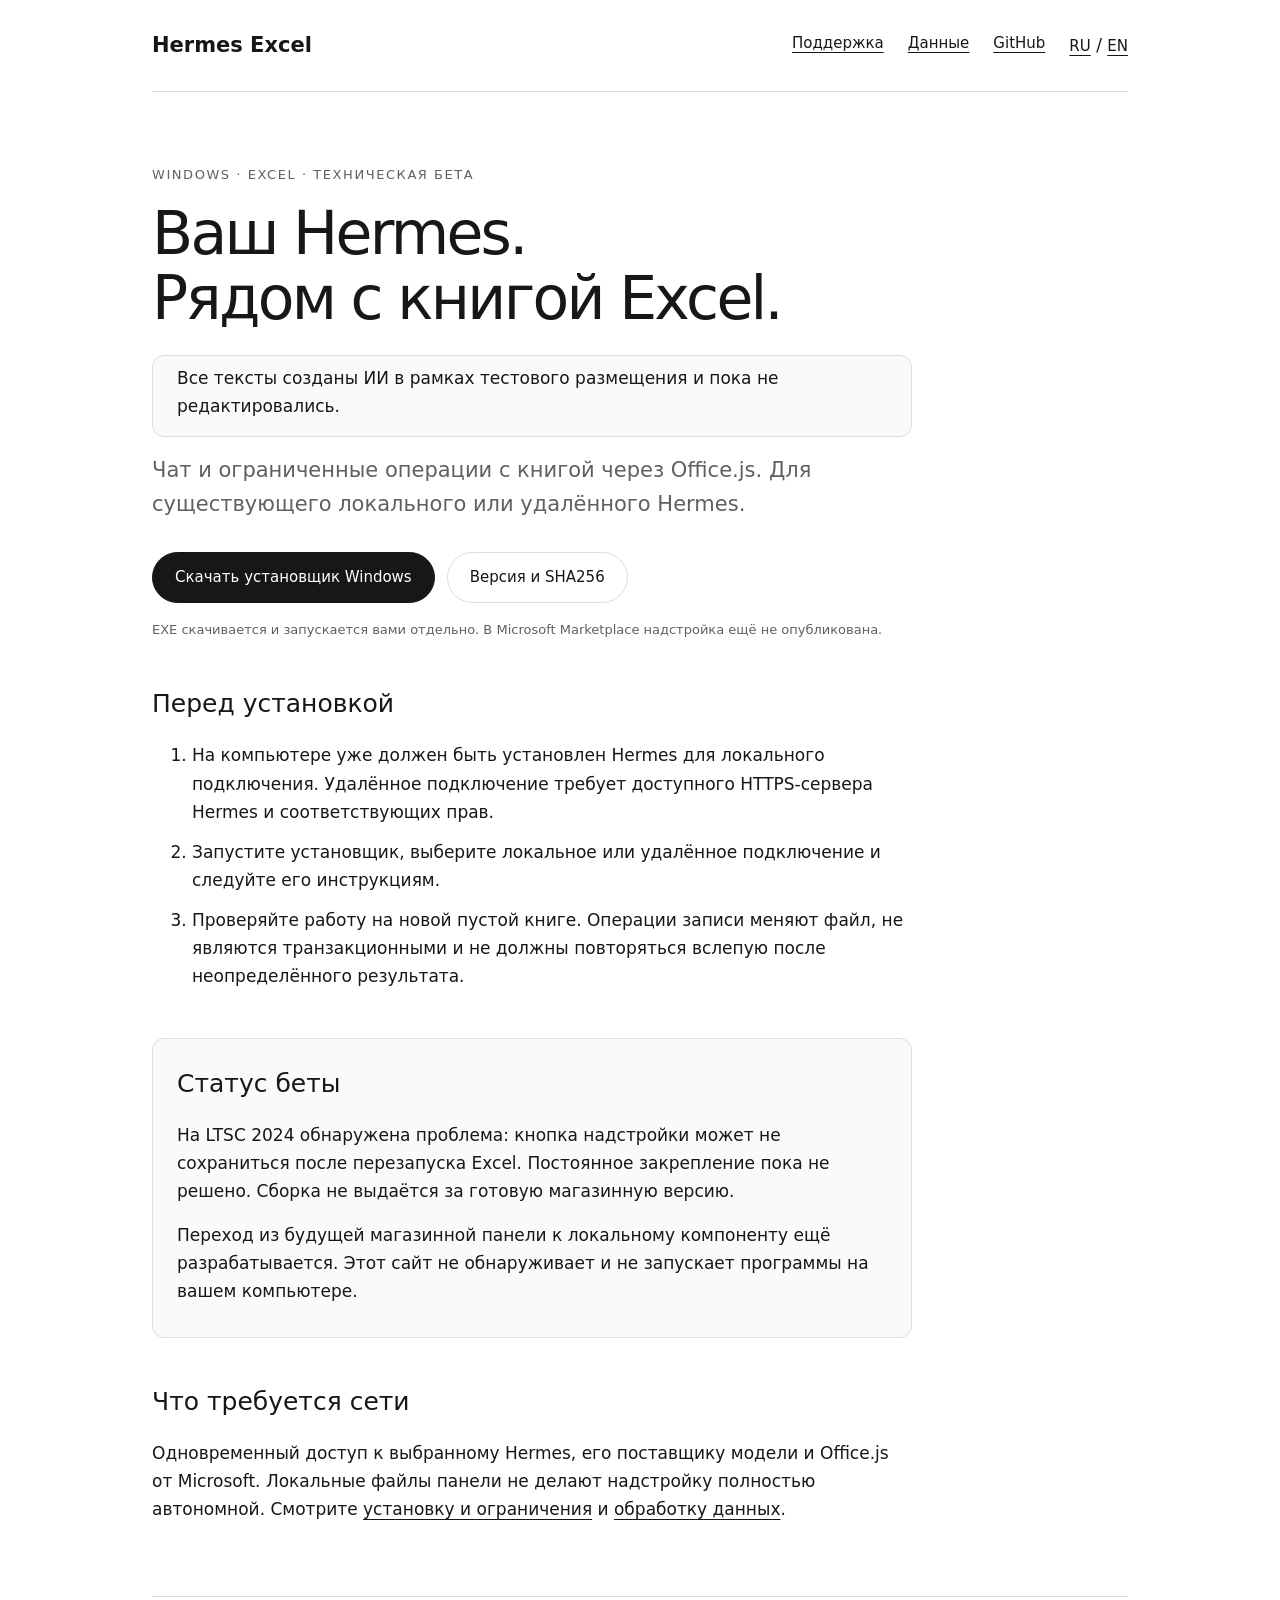
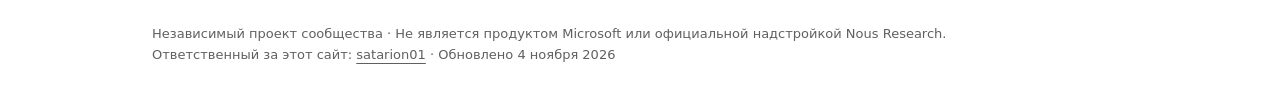
<file: docs/index.html>
<!doctype html>
<html lang="ru"><head><meta charset="utf-8"><meta name="viewport" content="width=device-width,initial-scale=1"><meta name="referrer" content="strict-origin-when-cross-origin"><title>Начало работы — Hermes Excel</title><link rel="stylesheet" href="styles.css"><script src="locale.js"></script></head><body><header><a class="brand" href="index.html">Hermes Excel</a><nav aria-label="Навигация"><a href="support.html">Поддержка</a><a href="privacy.html">Данные</a><a href="https://github.com/satarion01/hermes-excel">GitHub</a><span><a href="index.html?lang=ru" lang="ru" aria-current="true">RU</a> / <a href="en/index.html?lang=en" lang="en">EN</a></span></nav></header><main><p class="eyebrow">WINDOWS · EXCEL · ТЕХНИЧЕСКАЯ БЕТА</p><h1>Ваш Hermes.<br>Рядом с книгой Excel.</h1><aside class="notice" aria-label="О текстах сайта">Все тексты созданы ИИ в рамках тестового размещения и пока не редактировались.</aside><p class="lead">Чат и ограниченные операции с книгой через Office.js. Для существующего локального или удалённого Hermes.</p><div class="actions"><a class="button" href="https://github.com/satarion01/hermes-excel/releases/download/beta-20261103/HermesExcel-Setup.exe" target="_blank" rel="noopener noreferrer">Скачать установщик Windows</a><a class="button secondary" href="https://github.com/satarion01/hermes-excel/releases/tag/beta-20261103" target="_blank" rel="noopener noreferrer">Версия и SHA256</a></div><p class="small">EXE скачивается и запускается вами отдельно. В Microsoft Marketplace надстройка ещё не опубликована.</p><section><h2>Перед установкой</h2><ol><li>На компьютере уже должен быть установлен Hermes для локального подключения. Удалённое подключение требует доступного HTTPS-сервера Hermes и соответствующих прав.</li><li>Запустите установщик, выберите локальное или удалённое подключение и следуйте его инструкциям.</li><li>Проверяйте работу на новой пустой книге. Операции записи меняют файл, не являются транзакционными и не должны повторяться вслепую после неопределённого результата.</li></ol></section><section class="notice"><h2>Статус беты</h2><p>На LTSC 2024 обнаружена проблема: кнопка надстройки может не сохраниться после перезапуска Excel. Постоянное закрепление пока не решено. Сборка не выдаётся за готовую магазинную версию.</p><p>Переход из будущей магазинной панели к локальному компоненту ещё разрабатывается. Этот сайт не обнаруживает и не запускает программы на вашем компьютере.</p></section><section><h2>Что требуется сети</h2><p>Одновременный доступ к выбранному Hermes, его поставщику модели и Office.js от Microsoft. Локальные файлы панели не делают надстройку полностью автономной. Смотрите <a href="support.html">установку и ограничения</a> и <a href="privacy.html">обработку данных</a>.</p></section></main><footer>Независимый проект сообщества · Не является продуктом Microsoft или официальной надстройкой Nous Research.<br>Ответственный за этот сайт: <a href="https://github.com/satarion01">satarion01</a> · Обновлено 4 ноября 2026</footer></body></html>
</file>
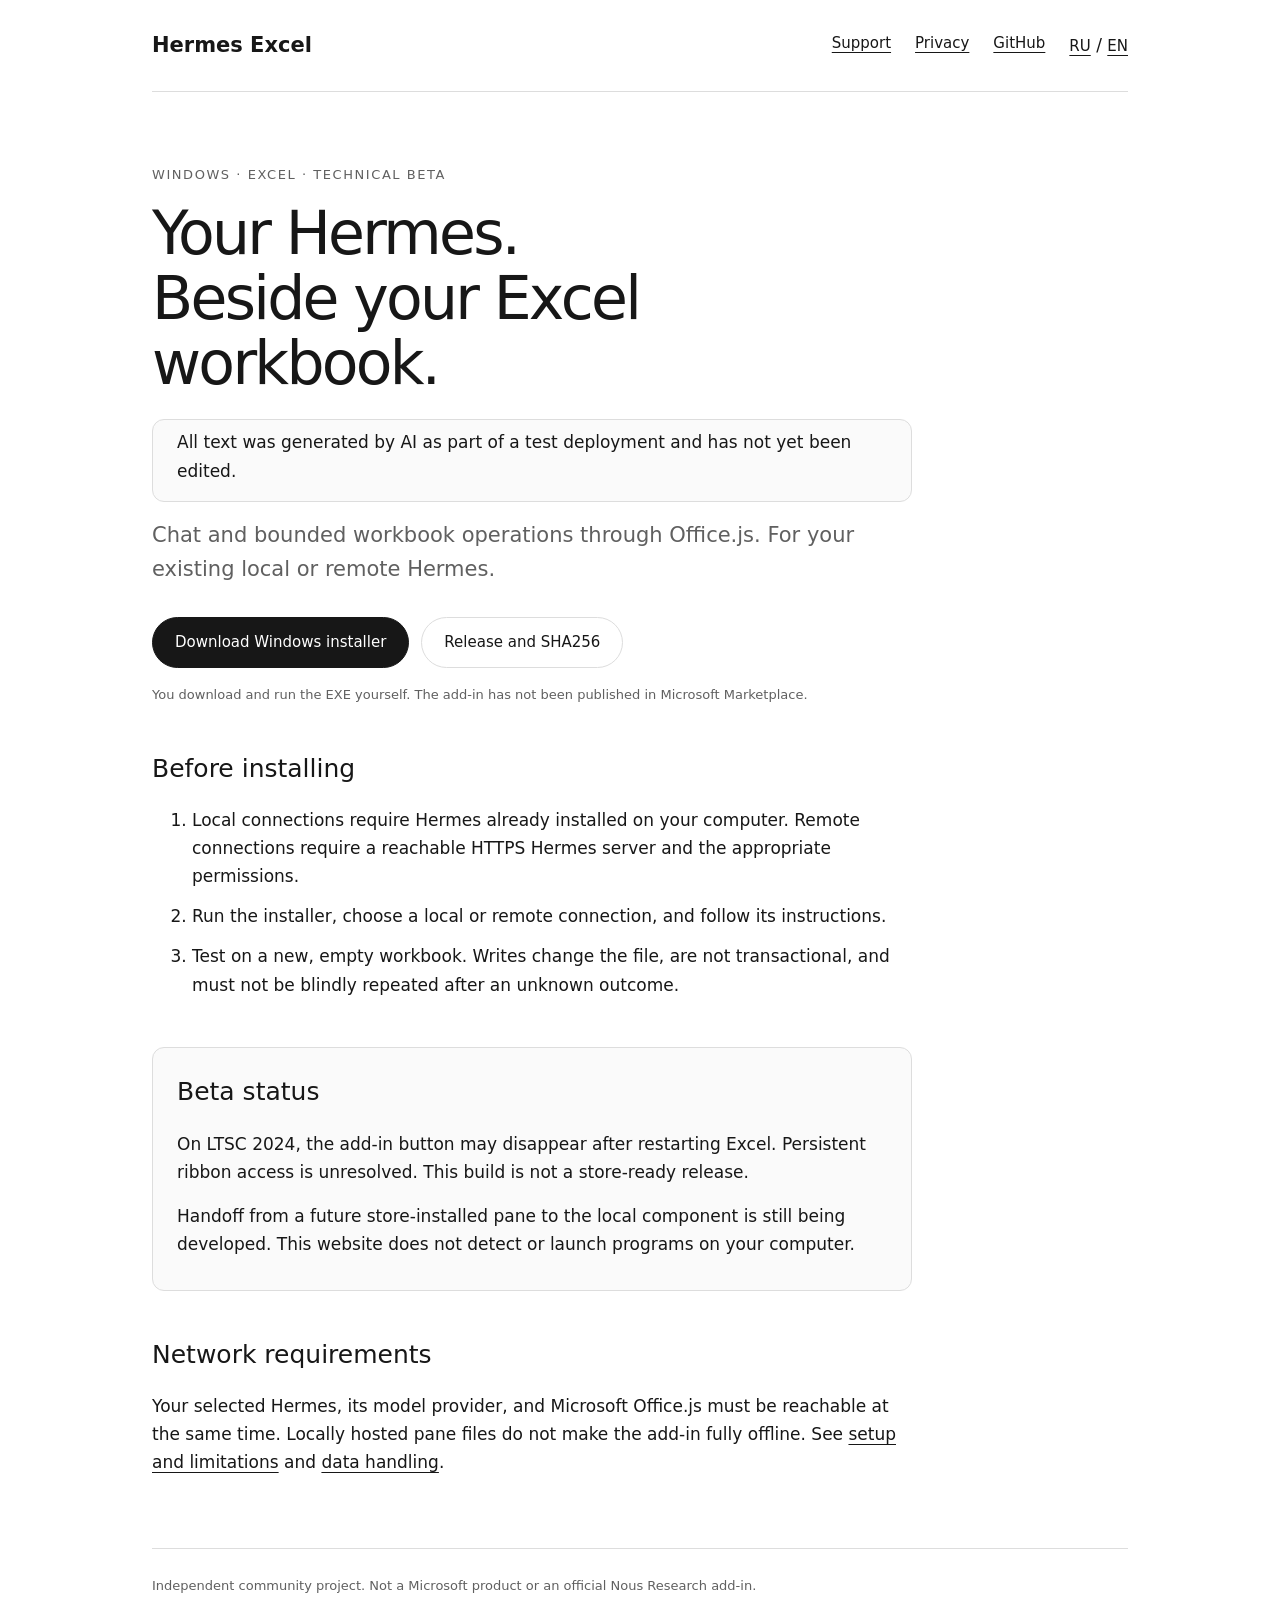
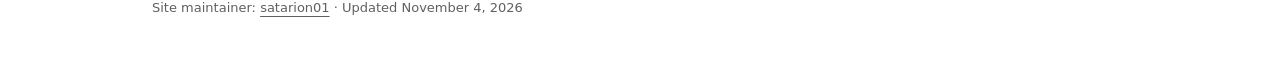
<file: docs/en/index.html>
<!doctype html>
<html lang="en"><head><meta charset="utf-8"><meta name="viewport" content="width=device-width,initial-scale=1"><meta name="referrer" content="strict-origin-when-cross-origin"><title>Getting started — Hermes Excel</title><link rel="stylesheet" href="../styles.css"><script src="../locale.js"></script></head><body><header><a class="brand" href="index.html">Hermes Excel</a><nav aria-label="Navigation"><a href="support.html">Support</a><a href="privacy.html">Privacy</a><a href="https://github.com/satarion01/hermes-excel">GitHub</a><span><a href="../index.html?lang=ru" lang="ru">RU</a> / <a href="index.html?lang=en" lang="en" aria-current="true">EN</a></span></nav></header><main><p class="eyebrow">WINDOWS · EXCEL · TECHNICAL BETA</p><h1>Your Hermes.<br>Beside your Excel workbook.</h1><aside class="notice" aria-label="About this website’s text">All text was generated by AI as part of a test deployment and has not yet been edited.</aside><p class="lead">Chat and bounded workbook operations through Office.js. For your existing local or remote Hermes.</p><div class="actions"><a class="button" href="https://github.com/satarion01/hermes-excel/releases/download/beta-20261103/HermesExcel-Setup.exe" target="_blank" rel="noopener noreferrer">Download Windows installer</a><a class="button secondary" href="https://github.com/satarion01/hermes-excel/releases/tag/beta-20261103" target="_blank" rel="noopener noreferrer">Release and SHA256</a></div><p class="small">You download and run the EXE yourself. The add-in has not been published in Microsoft Marketplace.</p><section><h2>Before installing</h2><ol><li>Local connections require Hermes already installed on your computer. Remote connections require a reachable HTTPS Hermes server and the appropriate permissions.</li><li>Run the installer, choose a local or remote connection, and follow its instructions.</li><li>Test on a new, empty workbook. Writes change the file, are not transactional, and must not be blindly repeated after an unknown outcome.</li></ol></section><section class="notice"><h2>Beta status</h2><p>On LTSC 2024, the add-in button may disappear after restarting Excel. Persistent ribbon access is unresolved. This build is not a store-ready release.</p><p>Handoff from a future store-installed pane to the local component is still being developed. This website does not detect or launch programs on your computer.</p></section><section><h2>Network requirements</h2><p>Your selected Hermes, its model provider, and Microsoft Office.js must be reachable at the same time. Locally hosted pane files do not make the add-in fully offline. See <a href="support.html">setup and limitations</a> and <a href="privacy.html">data handling</a>.</p></section></main><footer>Independent community project. Not a Microsoft product or an official Nous Research add-in.<br>Site maintainer: <a href="https://github.com/satarion01">satarion01</a> · Updated November 4, 2026</footer></body></html>
</file>
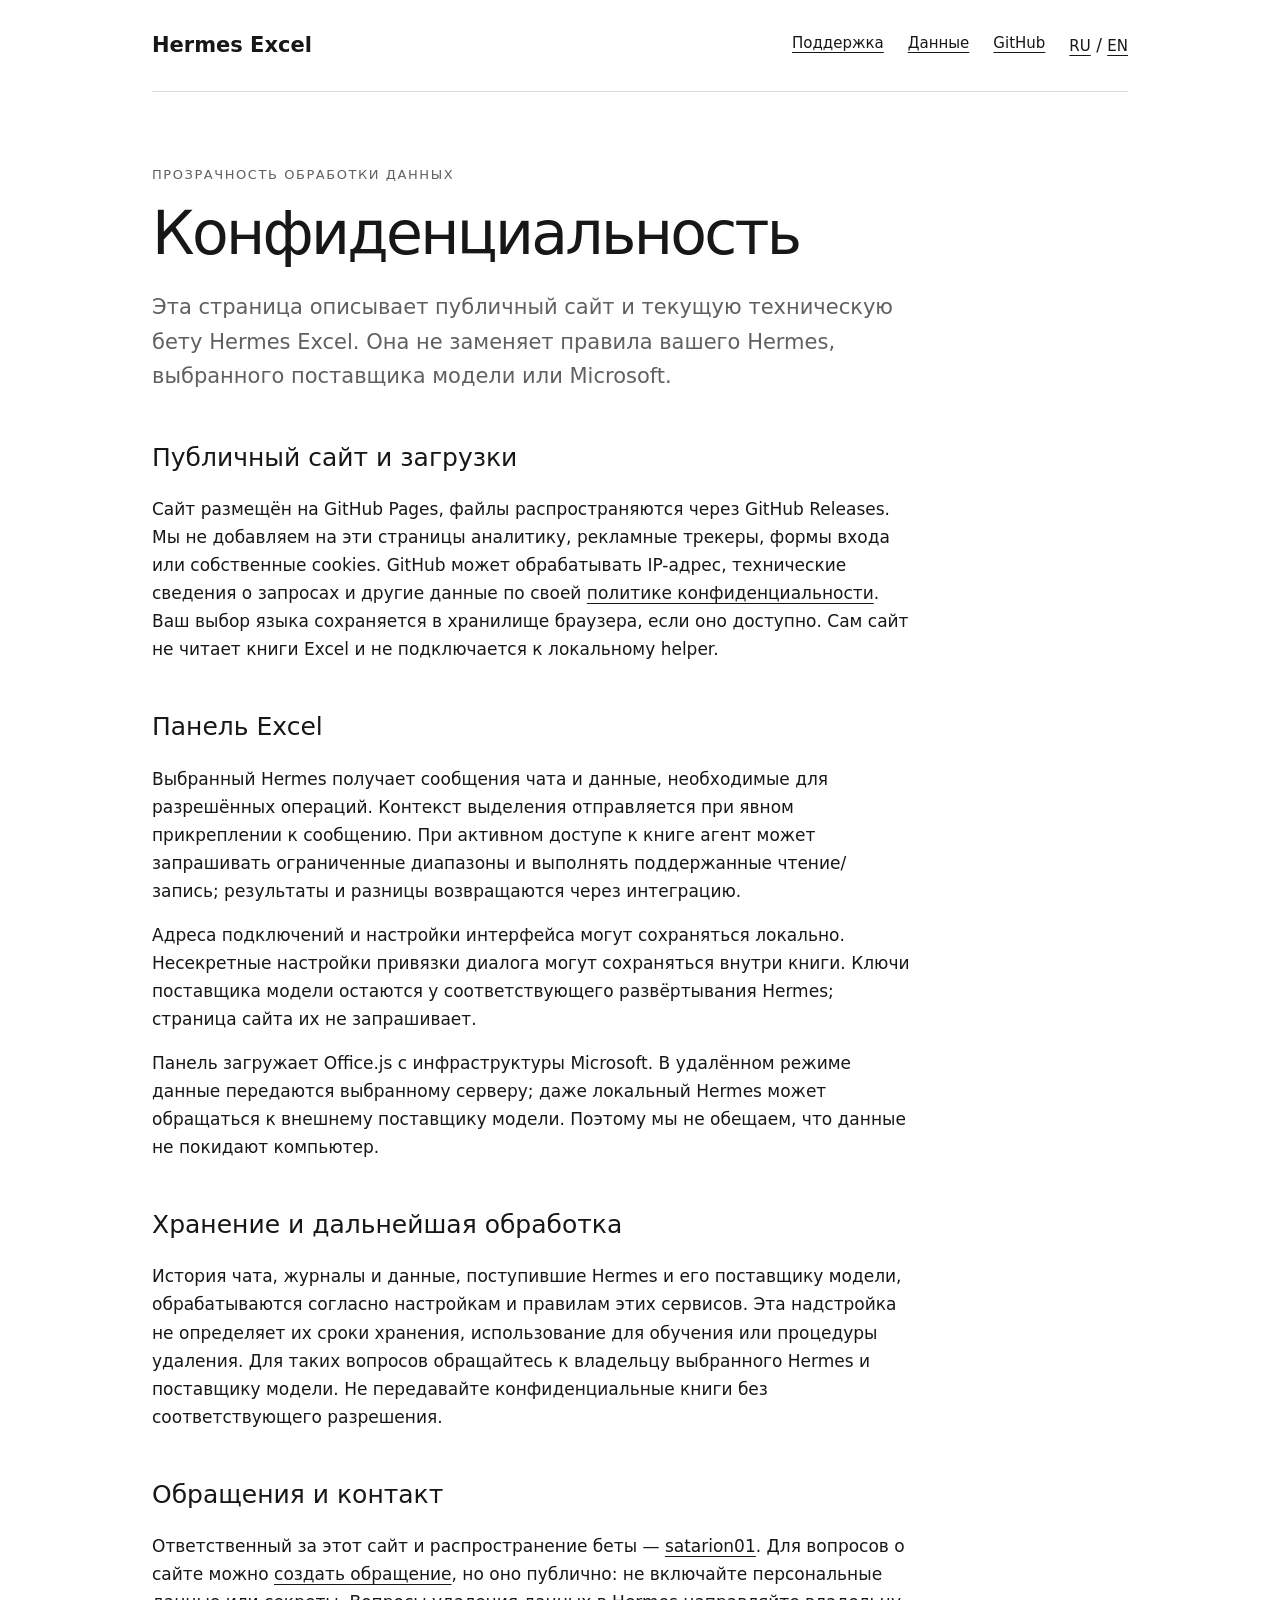
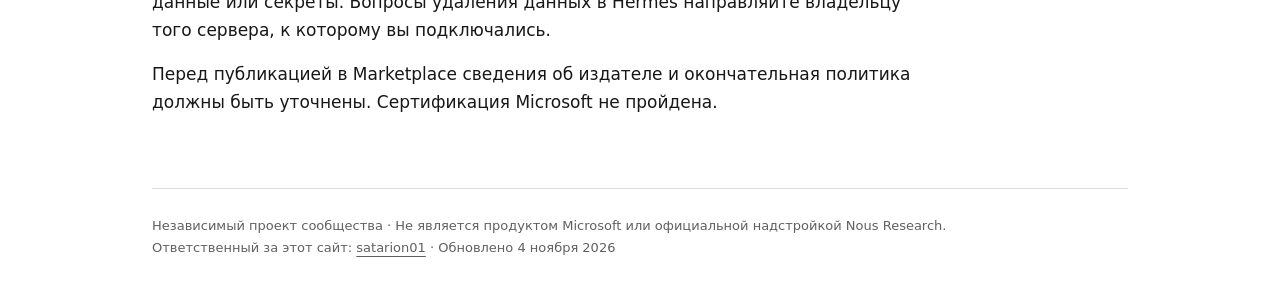
<file: docs/privacy.html>
<!doctype html>
<html lang="ru"><head><meta charset="utf-8"><meta name="viewport" content="width=device-width,initial-scale=1"><meta name="referrer" content="strict-origin-when-cross-origin"><title>Конфиденциальность — Hermes Excel</title><link rel="stylesheet" href="styles.css"><script src="locale.js"></script></head><body><header><a class="brand" href="index.html">Hermes Excel</a><nav aria-label="Навигация"><a href="support.html">Поддержка</a><a href="privacy.html">Данные</a><a href="https://github.com/satarion01/hermes-excel">GitHub</a><span><a href="privacy.html?lang=ru" lang="ru" aria-current="true">RU</a> / <a href="en/privacy.html?lang=en" lang="en">EN</a></span></nav></header><main><p class="eyebrow">ПРОЗРАЧНОСТЬ ОБРАБОТКИ ДАННЫХ</p><h1>Конфиденциальность</h1><p class="lead">Эта страница описывает публичный сайт и текущую техническую бету Hermes Excel. Она не заменяет правила вашего Hermes, выбранного поставщика модели или Microsoft.</p><section><h2>Публичный сайт и загрузки</h2><p>Сайт размещён на GitHub Pages, файлы распространяются через GitHub Releases. Мы не добавляем на эти страницы аналитику, рекламные трекеры, формы входа или собственные cookies. GitHub может обрабатывать IP-адрес, технические сведения о запросах и другие данные по своей <a href="https://docs.github.com/en/site-policy/privacy-policies/github-general-privacy-statement">политике конфиденциальности</a>. Ваш выбор языка сохраняется в хранилище браузера, если оно доступно. Сам сайт не читает книги Excel и не подключается к локальному helper.</p></section><section><h2>Панель Excel</h2><p>Выбранный Hermes получает сообщения чата и данные, необходимые для разрешённых операций. Контекст выделения отправляется при явном прикреплении к сообщению. При активном доступе к книге агент может запрашивать ограниченные диапазоны и выполнять поддержанные чтение/запись; результаты и разницы возвращаются через интеграцию.</p><p>Адреса подключений и настройки интерфейса могут сохраняться локально. Несекретные настройки привязки диалога могут сохраняться внутри книги. Ключи поставщика модели остаются у соответствующего развёртывания Hermes; страница сайта их не запрашивает.</p><p>Панель загружает Office.js с инфраструктуры Microsoft. В удалённом режиме данные передаются выбранному серверу; даже локальный Hermes может обращаться к внешнему поставщику модели. Поэтому мы не обещаем, что данные не покидают компьютер.</p></section><section><h2>Хранение и дальнейшая обработка</h2><p>История чата, журналы и данные, поступившие Hermes и его поставщику модели, обрабатываются согласно настройкам и правилам этих сервисов. Эта надстройка не определяет их сроки хранения, использование для обучения или процедуры удаления. Для таких вопросов обращайтесь к владельцу выбранного Hermes и поставщику модели. Не передавайте конфиденциальные книги без соответствующего разрешения.</p></section><section><h2>Обращения и контакт</h2><p>Ответственный за этот сайт и распространение беты — <a href="https://github.com/satarion01">satarion01</a>. Для вопросов о сайте можно <a href="https://github.com/satarion01/hermes-excel/issues/new">создать обращение</a>, но оно публично: не включайте персональные данные или секреты. Вопросы удаления данных в Hermes направляйте владельцу того сервера, к которому вы подключались.</p><p>Перед публикацией в Marketplace сведения об издателе и окончательная политика должны быть уточнены. Сертификация Microsoft не пройдена.</p></section></main><footer>Независимый проект сообщества · Не является продуктом Microsoft или официальной надстройкой Nous Research.<br>Ответственный за этот сайт: <a href="https://github.com/satarion01">satarion01</a> · Обновлено 4 ноября 2026</footer></body></html>
</file>
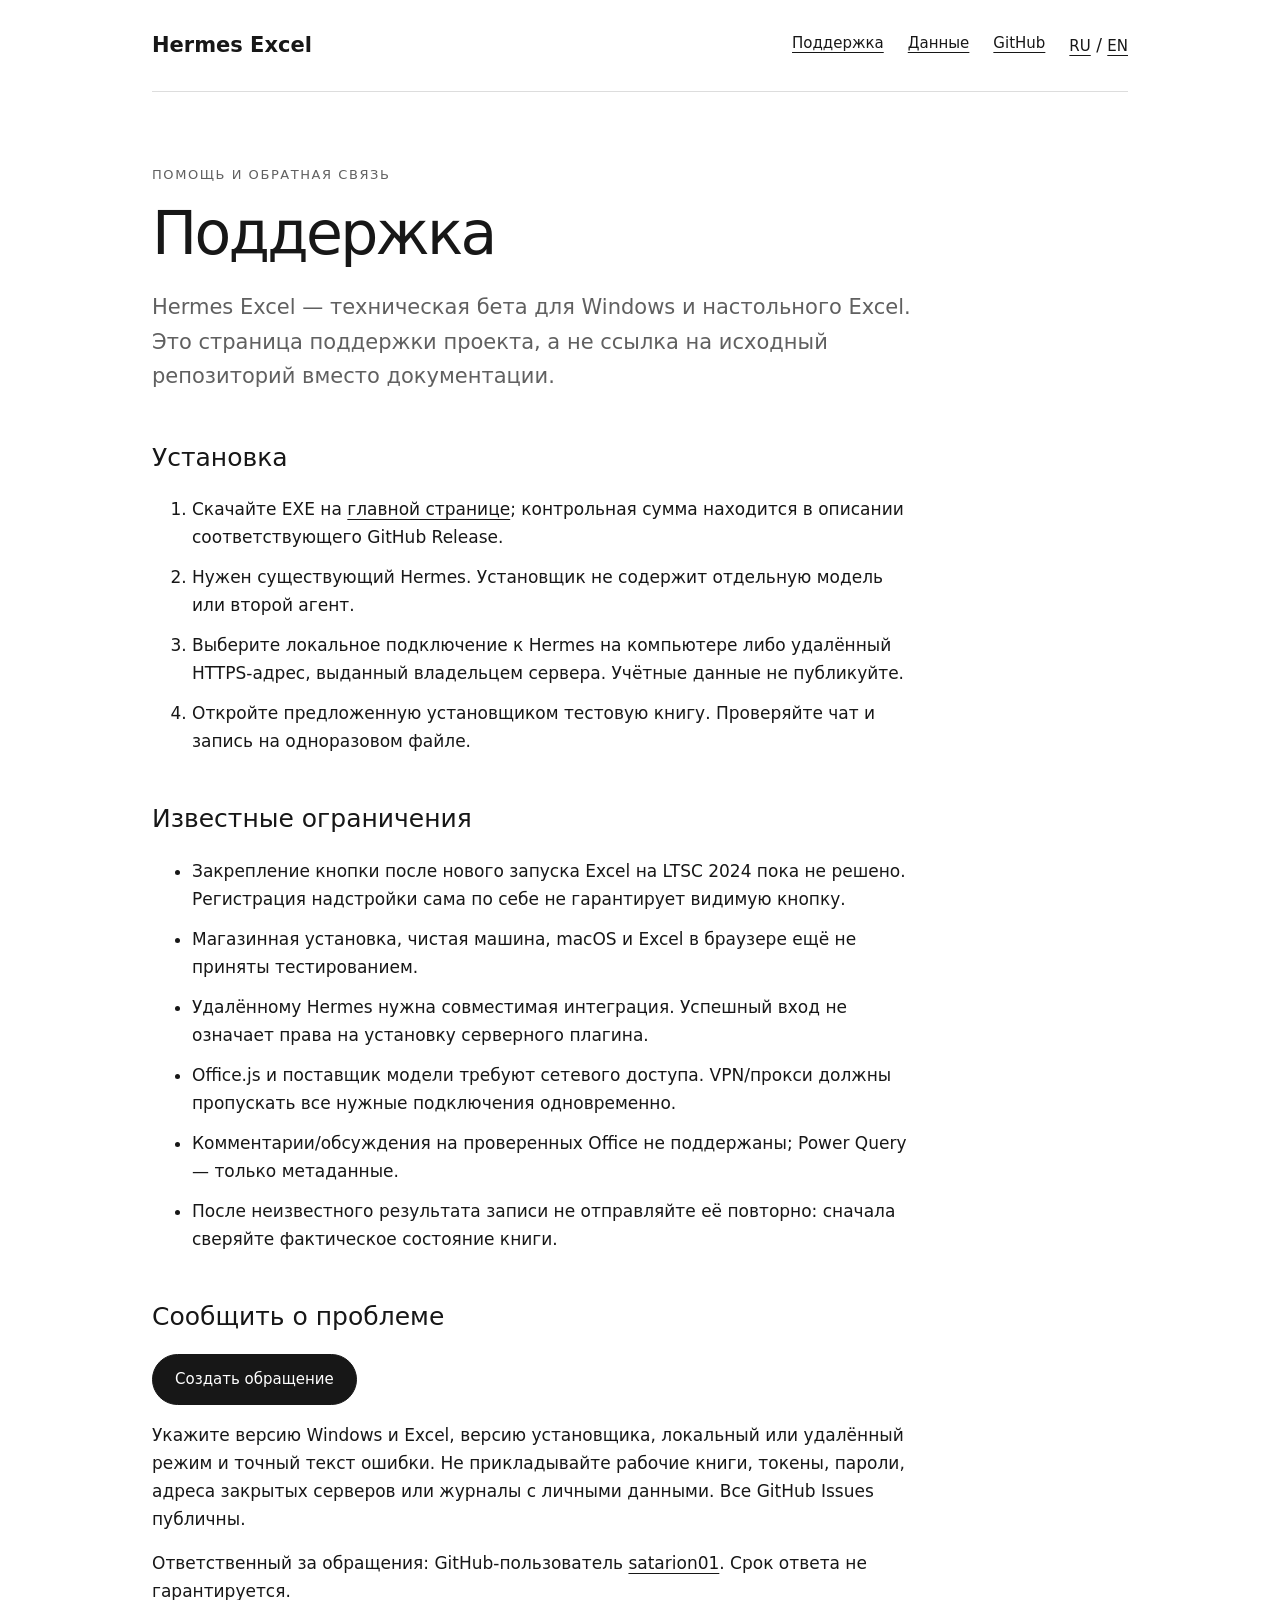
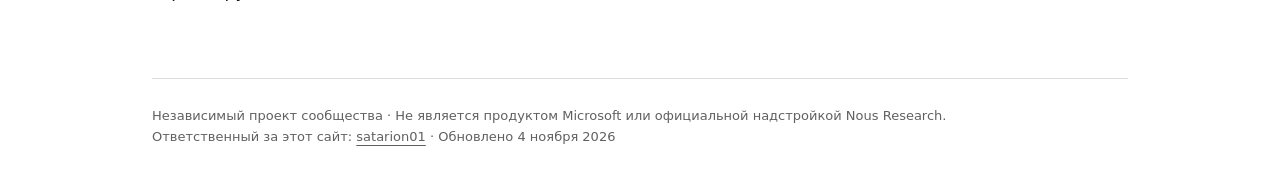
<file: docs/support.html>
<!doctype html>
<html lang="ru"><head><meta charset="utf-8"><meta name="viewport" content="width=device-width,initial-scale=1"><meta name="referrer" content="strict-origin-when-cross-origin"><title>Поддержка — Hermes Excel</title><link rel="stylesheet" href="styles.css"><script src="locale.js"></script></head><body><header><a class="brand" href="index.html">Hermes Excel</a><nav aria-label="Навигация"><a href="support.html">Поддержка</a><a href="privacy.html">Данные</a><a href="https://github.com/satarion01/hermes-excel">GitHub</a><span><a href="support.html?lang=ru" lang="ru" aria-current="true">RU</a> / <a href="en/support.html?lang=en" lang="en">EN</a></span></nav></header><main><p class="eyebrow">ПОМОЩЬ И ОБРАТНАЯ СВЯЗЬ</p><h1>Поддержка</h1><p class="lead">Hermes Excel — техническая бета для Windows и настольного Excel. Это страница поддержки проекта, а не ссылка на исходный репозиторий вместо документации.</p><section><h2>Установка</h2><ol><li>Скачайте EXE на <a href="index.html">главной странице</a>; контрольная сумма находится в описании соответствующего GitHub Release.</li><li>Нужен существующий Hermes. Установщик не содержит отдельную модель или второй агент.</li><li>Выберите локальное подключение к Hermes на компьютере либо удалённый HTTPS-адрес, выданный владельцем сервера. Учётные данные не публикуйте.</li><li>Откройте предложенную установщиком тестовую книгу. Проверяйте чат и запись на одноразовом файле.</li></ol></section><section><h2>Известные ограничения</h2><ul><li>Закрепление кнопки после нового запуска Excel на LTSC 2024 пока не решено. Регистрация надстройки сама по себе не гарантирует видимую кнопку.</li><li>Магазинная установка, чистая машина, macOS и Excel в браузере ещё не приняты тестированием.</li><li>Удалённому Hermes нужна совместимая интеграция. Успешный вход не означает права на установку серверного плагина.</li><li>Office.js и поставщик модели требуют сетевого доступа. VPN/прокси должны пропускать все нужные подключения одновременно.</li><li>Комментарии/обсуждения на проверенных Office не поддержаны; Power Query — только метаданные.</li><li>После неизвестного результата записи не отправляйте её повторно: сначала сверяйте фактическое состояние книги.</li></ul></section><section><h2>Сообщить о проблеме</h2><p><a class="button" href="https://github.com/satarion01/hermes-excel/issues/new" target="_blank" rel="noopener noreferrer">Создать обращение</a></p><p>Укажите версию Windows и Excel, версию установщика, локальный или удалённый режим и точный текст ошибки. Не прикладывайте рабочие книги, токены, пароли, адреса закрытых серверов или журналы с личными данными. Все GitHub Issues публичны.</p><p>Ответственный за обращения: GitHub-пользователь <a href="https://github.com/satarion01">satarion01</a>. Срок ответа не гарантируется.</p></section></main><footer>Независимый проект сообщества · Не является продуктом Microsoft или официальной надстройкой Nous Research.<br>Ответственный за этот сайт: <a href="https://github.com/satarion01">satarion01</a> · Обновлено 4 ноября 2026</footer></body></html>
</file>
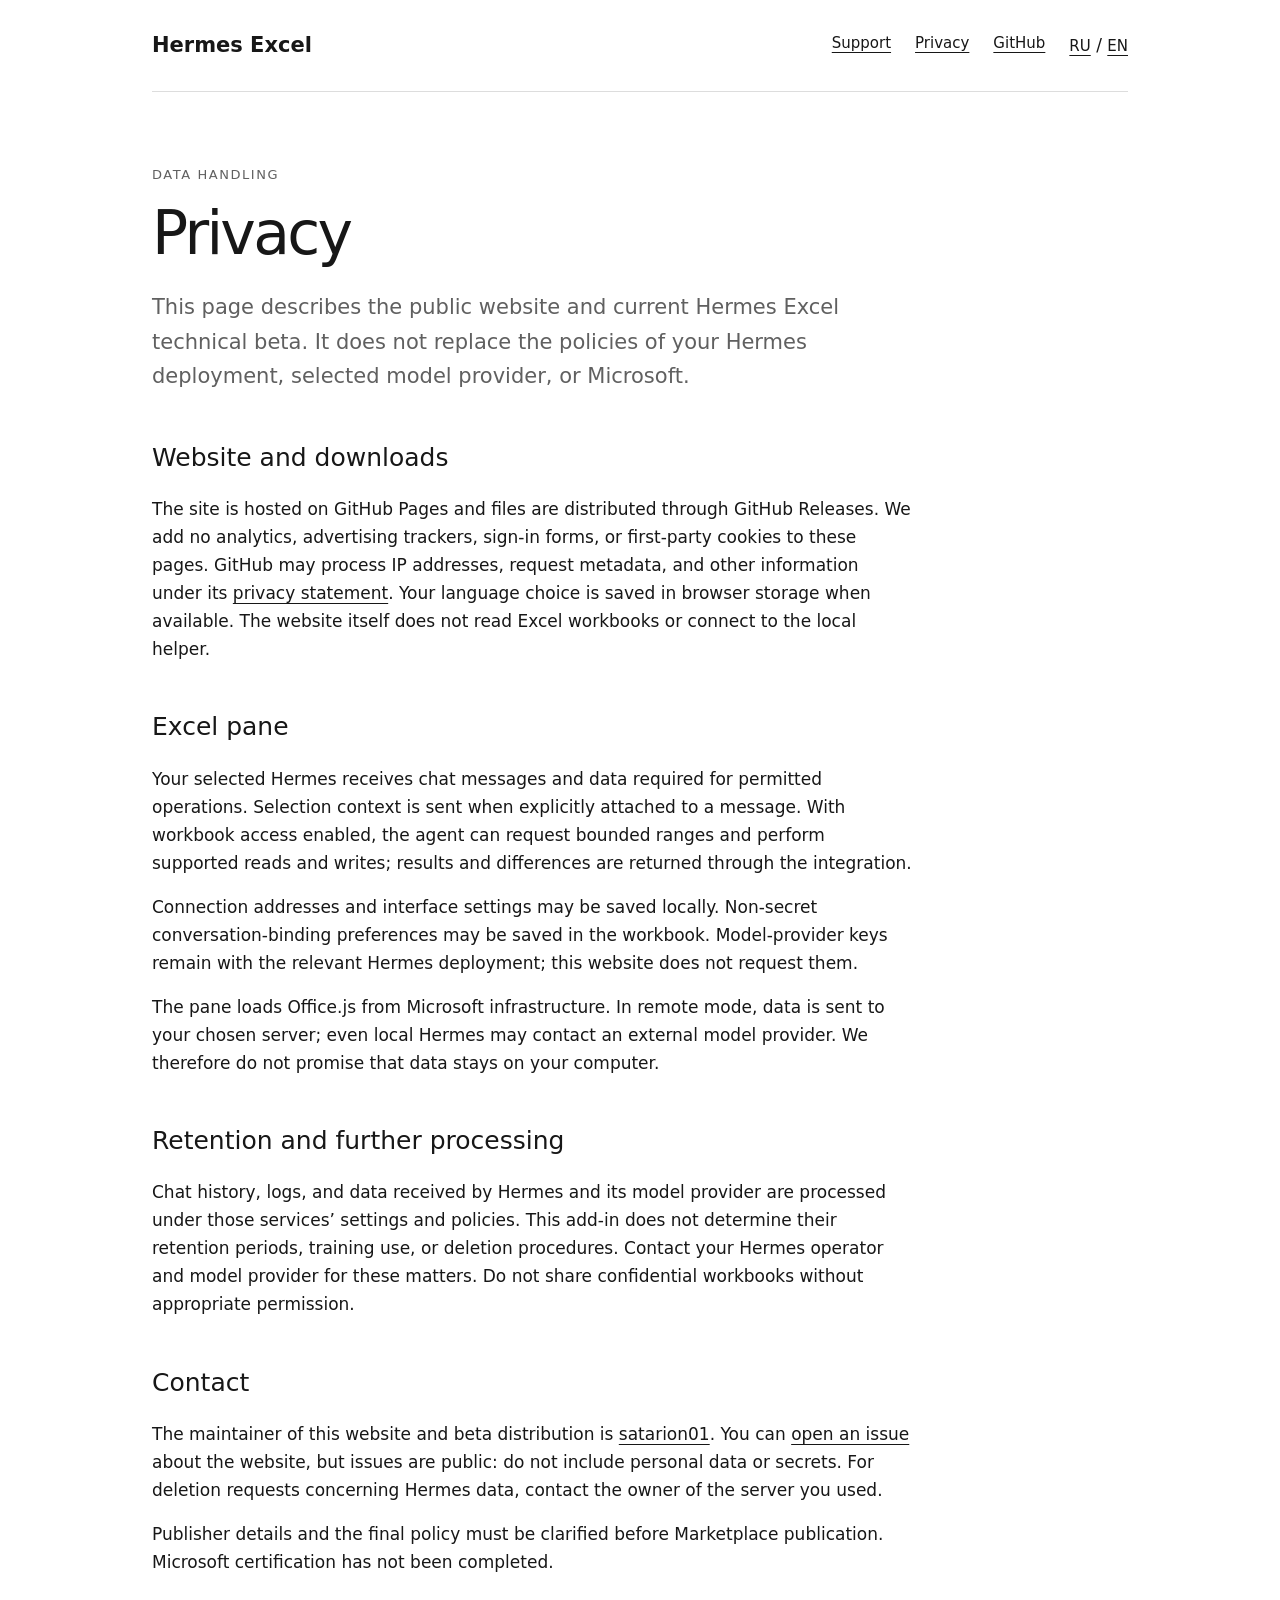
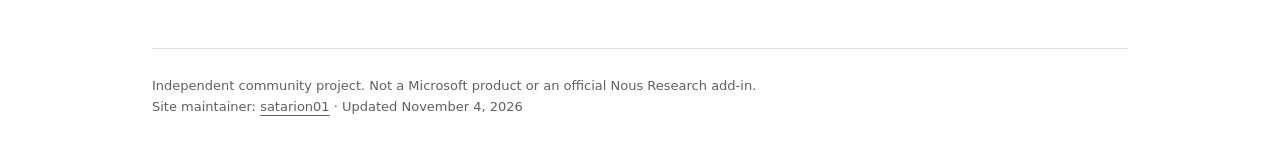
<file: docs/en/privacy.html>
<!doctype html>
<html lang="en"><head><meta charset="utf-8"><meta name="viewport" content="width=device-width,initial-scale=1"><meta name="referrer" content="strict-origin-when-cross-origin"><title>Privacy — Hermes Excel</title><link rel="stylesheet" href="../styles.css"><script src="../locale.js"></script></head><body><header><a class="brand" href="index.html">Hermes Excel</a><nav aria-label="Navigation"><a href="support.html">Support</a><a href="privacy.html">Privacy</a><a href="https://github.com/satarion01/hermes-excel">GitHub</a><span><a href="../privacy.html?lang=ru" lang="ru">RU</a> / <a href="privacy.html?lang=en" lang="en" aria-current="true">EN</a></span></nav></header><main><p class="eyebrow">DATA HANDLING</p><h1>Privacy</h1><p class="lead">This page describes the public website and current Hermes Excel technical beta. It does not replace the policies of your Hermes deployment, selected model provider, or Microsoft.</p><section><h2>Website and downloads</h2><p>The site is hosted on GitHub Pages and files are distributed through GitHub Releases. We add no analytics, advertising trackers, sign-in forms, or first-party cookies to these pages. GitHub may process IP addresses, request metadata, and other information under its <a href="https://docs.github.com/en/site-policy/privacy-policies/github-general-privacy-statement">privacy statement</a>. Your language choice is saved in browser storage when available. The website itself does not read Excel workbooks or connect to the local helper.</p></section><section><h2>Excel pane</h2><p>Your selected Hermes receives chat messages and data required for permitted operations. Selection context is sent when explicitly attached to a message. With workbook access enabled, the agent can request bounded ranges and perform supported reads and writes; results and differences are returned through the integration.</p><p>Connection addresses and interface settings may be saved locally. Non-secret conversation-binding preferences may be saved in the workbook. Model-provider keys remain with the relevant Hermes deployment; this website does not request them.</p><p>The pane loads Office.js from Microsoft infrastructure. In remote mode, data is sent to your chosen server; even local Hermes may contact an external model provider. We therefore do not promise that data stays on your computer.</p></section><section><h2>Retention and further processing</h2><p>Chat history, logs, and data received by Hermes and its model provider are processed under those services’ settings and policies. This add-in does not determine their retention periods, training use, or deletion procedures. Contact your Hermes operator and model provider for these matters. Do not share confidential workbooks without appropriate permission.</p></section><section><h2>Contact</h2><p>The maintainer of this website and beta distribution is <a href="https://github.com/satarion01">satarion01</a>. You can <a href="https://github.com/satarion01/hermes-excel/issues/new">open an issue</a> about the website, but issues are public: do not include personal data or secrets. For deletion requests concerning Hermes data, contact the owner of the server you used.</p><p>Publisher details and the final policy must be clarified before Marketplace publication. Microsoft certification has not been completed.</p></section></main><footer>Independent community project. Not a Microsoft product or an official Nous Research add-in.<br>Site maintainer: <a href="https://github.com/satarion01">satarion01</a> · Updated November 4, 2026</footer></body></html>
</file>
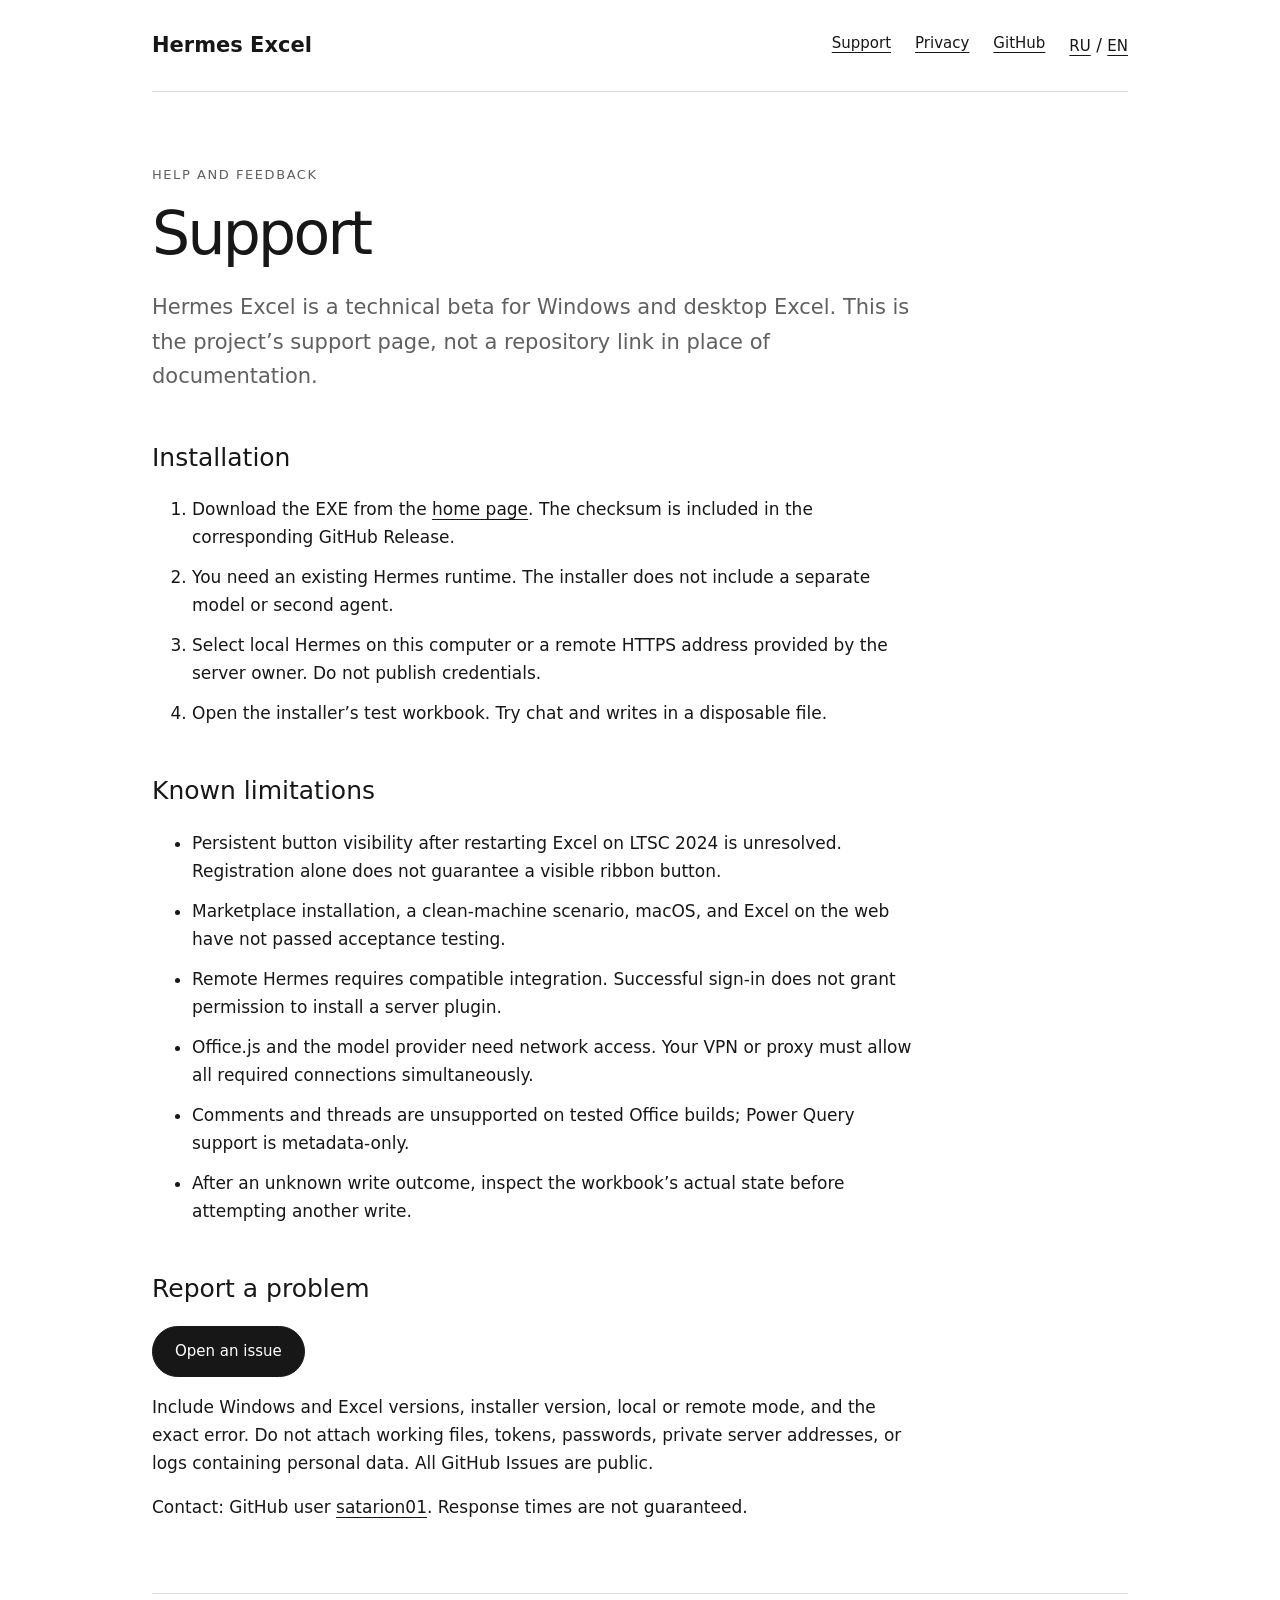
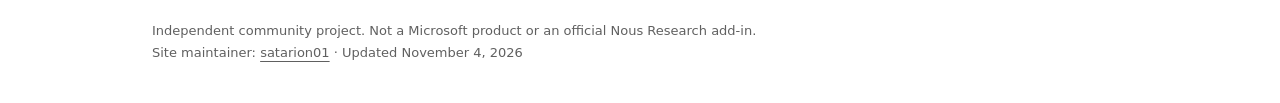
<file: docs/en/support.html>
<!doctype html>
<html lang="en"><head><meta charset="utf-8"><meta name="viewport" content="width=device-width,initial-scale=1"><meta name="referrer" content="strict-origin-when-cross-origin"><title>Support — Hermes Excel</title><link rel="stylesheet" href="../styles.css"><script src="../locale.js"></script></head><body><header><a class="brand" href="index.html">Hermes Excel</a><nav aria-label="Navigation"><a href="support.html">Support</a><a href="privacy.html">Privacy</a><a href="https://github.com/satarion01/hermes-excel">GitHub</a><span><a href="../support.html?lang=ru" lang="ru">RU</a> / <a href="support.html?lang=en" lang="en" aria-current="true">EN</a></span></nav></header><main><p class="eyebrow">HELP AND FEEDBACK</p><h1>Support</h1><p class="lead">Hermes Excel is a technical beta for Windows and desktop Excel. This is the project’s support page, not a repository link in place of documentation.</p><section><h2>Installation</h2><ol><li>Download the EXE from the <a href="index.html">home page</a>. The checksum is included in the corresponding GitHub Release.</li><li>You need an existing Hermes runtime. The installer does not include a separate model or second agent.</li><li>Select local Hermes on this computer or a remote HTTPS address provided by the server owner. Do not publish credentials.</li><li>Open the installer’s test workbook. Try chat and writes in a disposable file.</li></ol></section><section><h2>Known limitations</h2><ul><li>Persistent button visibility after restarting Excel on LTSC 2024 is unresolved. Registration alone does not guarantee a visible ribbon button.</li><li>Marketplace installation, a clean-machine scenario, macOS, and Excel on the web have not passed acceptance testing.</li><li>Remote Hermes requires compatible integration. Successful sign-in does not grant permission to install a server plugin.</li><li>Office.js and the model provider need network access. Your VPN or proxy must allow all required connections simultaneously.</li><li>Comments and threads are unsupported on tested Office builds; Power Query support is metadata-only.</li><li>After an unknown write outcome, inspect the workbook’s actual state before attempting another write.</li></ul></section><section><h2>Report a problem</h2><p><a class="button" href="https://github.com/satarion01/hermes-excel/issues/new" target="_blank" rel="noopener noreferrer">Open an issue</a></p><p>Include Windows and Excel versions, installer version, local or remote mode, and the exact error. Do not attach working files, tokens, passwords, private server addresses, or logs containing personal data. All GitHub Issues are public.</p><p>Contact: GitHub user <a href="https://github.com/satarion01">satarion01</a>. Response times are not guaranteed.</p></section></main><footer>Independent community project. Not a Microsoft product or an official Nous Research add-in.<br>Site maintainer: <a href="https://github.com/satarion01">satarion01</a> · Updated November 4, 2026</footer></body></html>
</file>
<file: docs/styles.css>
*{box-sizing:border-box}body{max-width:1024px;margin:0 auto;padding:0 24px;background:#fff;color:#171717;font:17px/1.65 system-ui,-apple-system,"Segoe UI",sans-serif}header{display:flex;align-items:center;justify-content:space-between;gap:24px;padding:28px 0;border-bottom:1px solid #ddd}nav{display:flex;flex-wrap:wrap;gap:24px}a{color:inherit;text-underline-offset:4px}.brand{text-decoration:none;font-size:21px;font-weight:600}nav a{font-size:15px}main{max-width:760px;margin:72px 0}h1{font-size:clamp(34px,5.5vw,60px);font-weight:500;letter-spacing:-.045em;line-height:1.08;margin:16px 0 24px}h2{font-size:25px;font-weight:500;line-height:1.3}p{margin:16px 0}.lead{font-size:21px;color:#606060}.eyebrow,.small{font-size:13px;color:#606060}.eyebrow{letter-spacing:.12em}.actions{display:flex;flex-wrap:wrap;gap:12px;margin:30px 0 14px}.button{display:inline-block;padding:12px 22px;border:1px solid #171717;border-radius:9999px;background:#171717;color:#fff;text-decoration:none;font-size:15px}.secondary{background:#fff;color:#171717;border-color:#ddd}section{margin-top:48px}li{margin:12px 0}.notice{border:1px solid #ddd;border-radius:12px;background:#fafafa;padding:8px 24px 16px}footer{border-top:1px solid #ddd;padding:26px 0 40px;font-size:13px;color:#606060}a:focus-visible{outline:3px solid #4c87c9;outline-offset:5px}@media(max-width:560px){body{padding:0 18px}header{align-items:flex-start;flex-direction:column;gap:12px}nav{gap:18px}main{margin-top:44px}.lead{font-size:18px}.button{width:100%;text-align:center}}
</file>
